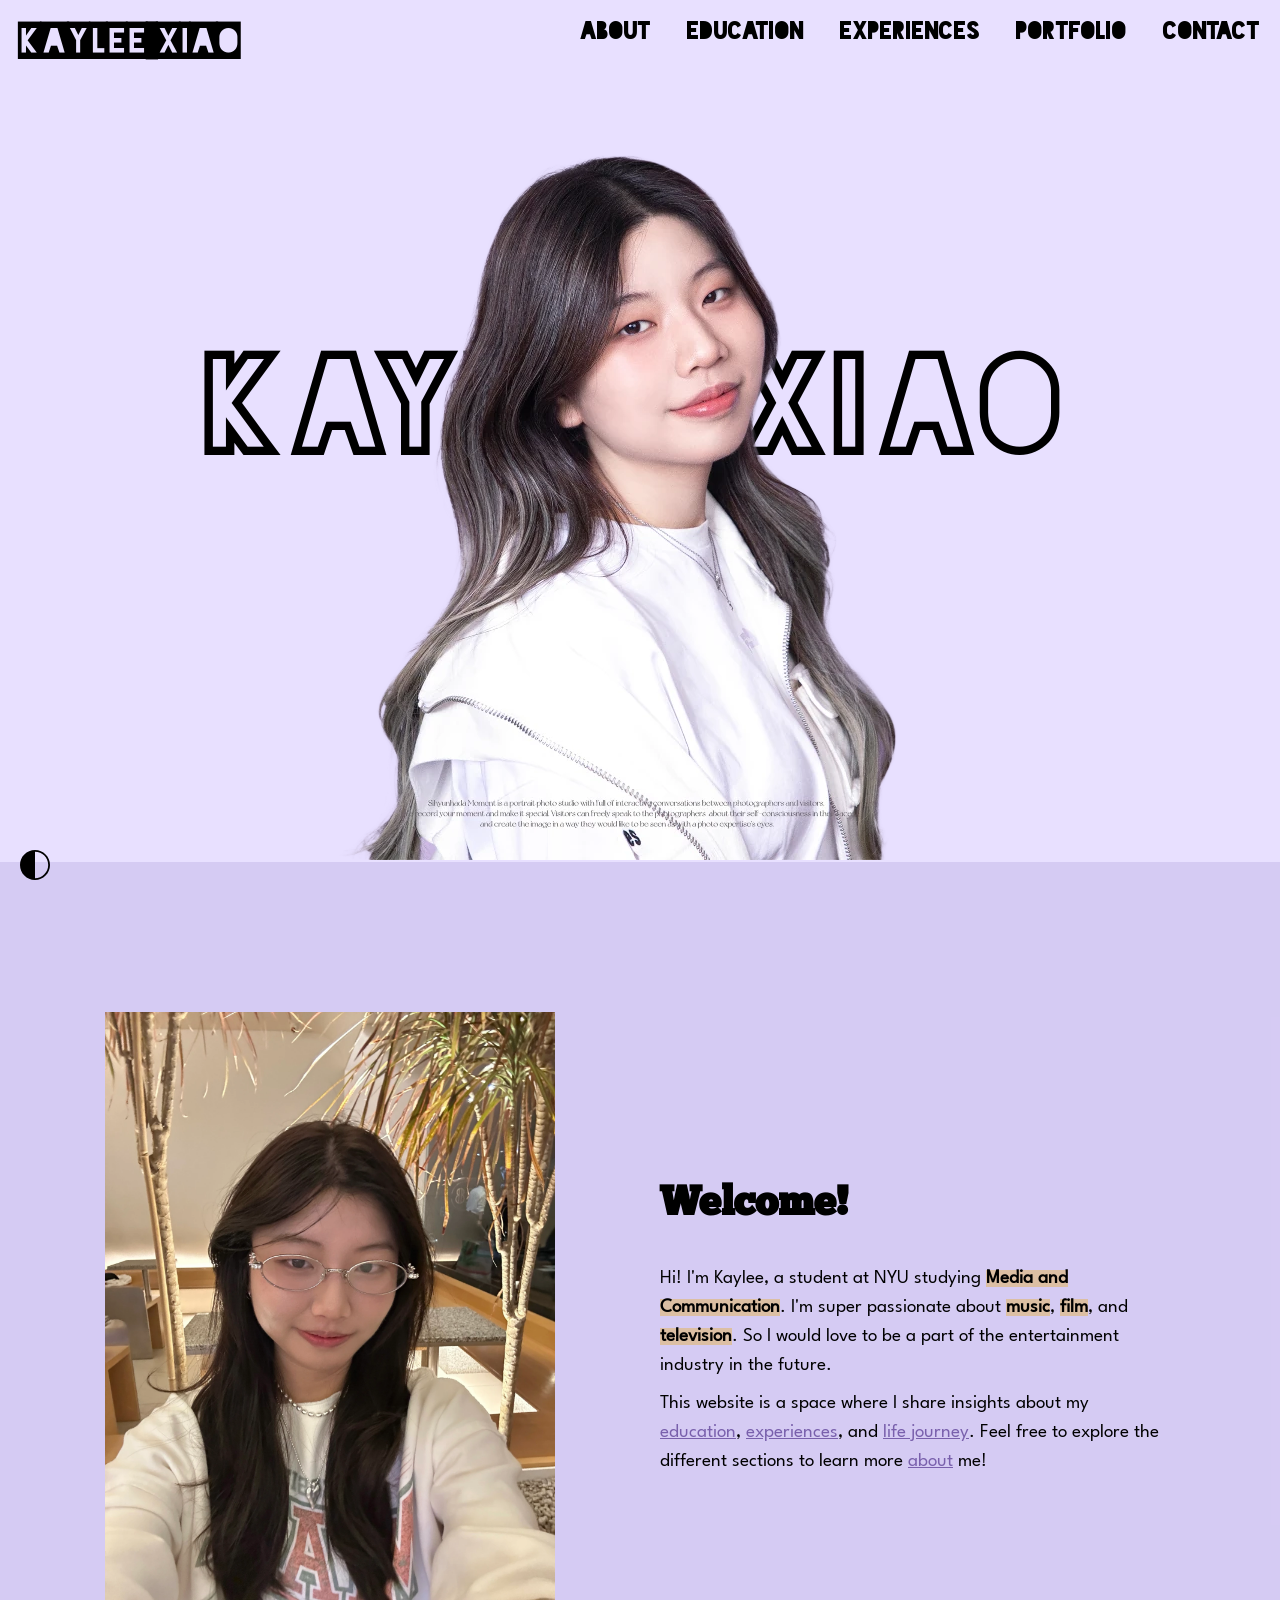
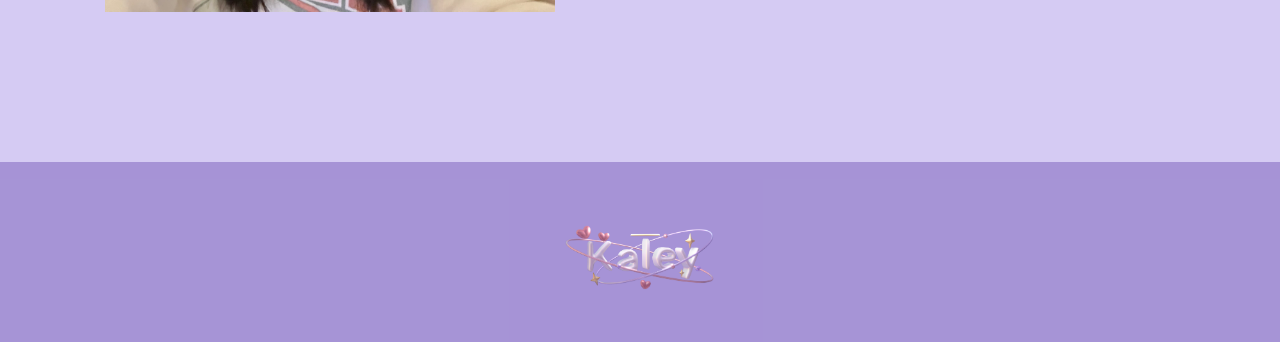
<file: personal-site/content.html>
<!DOCTYPE html>
<html>
    <head>
        <meta charset="utf-8">
        <title>Kaylee Xiao</title>
        <meta name="viewport" content="width=device-width, initial-scale=1.0">

        <link rel="icon" href="svglogo.svg" type="image/svg+xml">
        <link rel="stylesheet" href="style.css">

        <meta name="description" content="Hi! I'm Kaylee, a student at NYU studying Media and Communication. Welcome to my personal website where I share about my education, experiences, and life.">

        <meta name="keywords" content="NYU, student, Kaylee Xiao, personal website">
    </head>
    <body>
        <header>
            <div class="top-bar">
                <h1><a href="content.html">Kaylee Xiao</a></h1>

                <svg class="menu" viewBox="0 0 30 30" role="button">
                    <title>Navigation Menu Icon</title>
                    <line x1="8" x2="22" y1="12" y2="12" stroke-linecap="round" stroke-width="3"/>
                    <line x1="8" x2="22" y1="18" y2="18" stroke-linecap="round"stroke-width="3"/>
                    <line x1="8" x2="22" y1="24" y2="24" stroke-linecap="round"stroke-width="3"/>
                </svg>
            </div>

            <nav>
                <a href="pages/about.html">About</a>
                <a href="pages/education.html">Education</a>
                <a href="pages/experience.html">Experiences</a>
                <a href="pages/portfolio.html">Portfolio</a>
                <a href="pages/contact.html">Contact</a>
            </nav>
            
        </header>

        <main>
            <div class="cover">
                <h2 class="title">Kaylee Xiao</h2>

                <img class="background-image" src="images/cover-1500.WebP" width="1500" height=auto alt="Portrait of Me" srcset="images/cover-1500.WebP 1500w, images/cover-1000.WebP 1000w, images/cover-500.WebP 500w" sizes="(max-width: 500px) 500px, (max-width: 1000px) 1000px, 1500px">
            </div>

            <div class="container grid-layout">
                <img src="images/welcome-1500.webp" width="1500" height=auto alt="Welcome" srcset="images/welcome-1500.webp 1500w, images/welcome-1000.webp 1000w, images/welcome-500.webp 500w" sizes="(max-width: 500px) 500px, (max-width: 1000px) 1000px, 1500px">

                <div class="text">
                    <h3>Welcome!</h3>

                    <p>Hi! I'm Kaylee, a student at NYU studying <span class="highlight">Media and Communication</span>. I'm super passionate about <span class="highlight">music</span>, <span class="highlight">film</span>, and <span class="highlight">television</span>. So I would love to be a part of the entertainment industry in the future. </p>
                    <p>This website is a space where I share insights about my <a href="pages/education.html"title="Navigate to Education page">education</a>, <a href="pages/experience.html"title="Navigate to Experiences page">experiences</a>, and <a href="pages/life.html"title="Navigate to Life page">life journey</a>. Feel free to explore the different sections to learn more <a href="pages/about.html"title="Navigate to About page">about</a> me!</p>
                </div>
            </div>
        </main>

        <svg id="color-mode" viewBox="0 0 100 100" aria-label="Toggle color mode">
            <title>Toggle color mode</title>
            <path d="m50,0C22.39,0,0,22.39,0,50s22.39,50,50,50,50-22.39,50-50S77.61,0,50,0Zm0,94V6c24.26,0,44,19.74,44,44s-19.74,44-44,44Z"/>
        </svg>

        <footer>
            <div class="footer">
                <a href="content.html">
                    <title>Go to Home Page</title>
                    <img src="icon.png" alt="Kaylee Xiao Icon" id="icon">
                </a>
            </div>
        </footer>

        <script src="script.js"></script>
    </body>
</html>
</file>
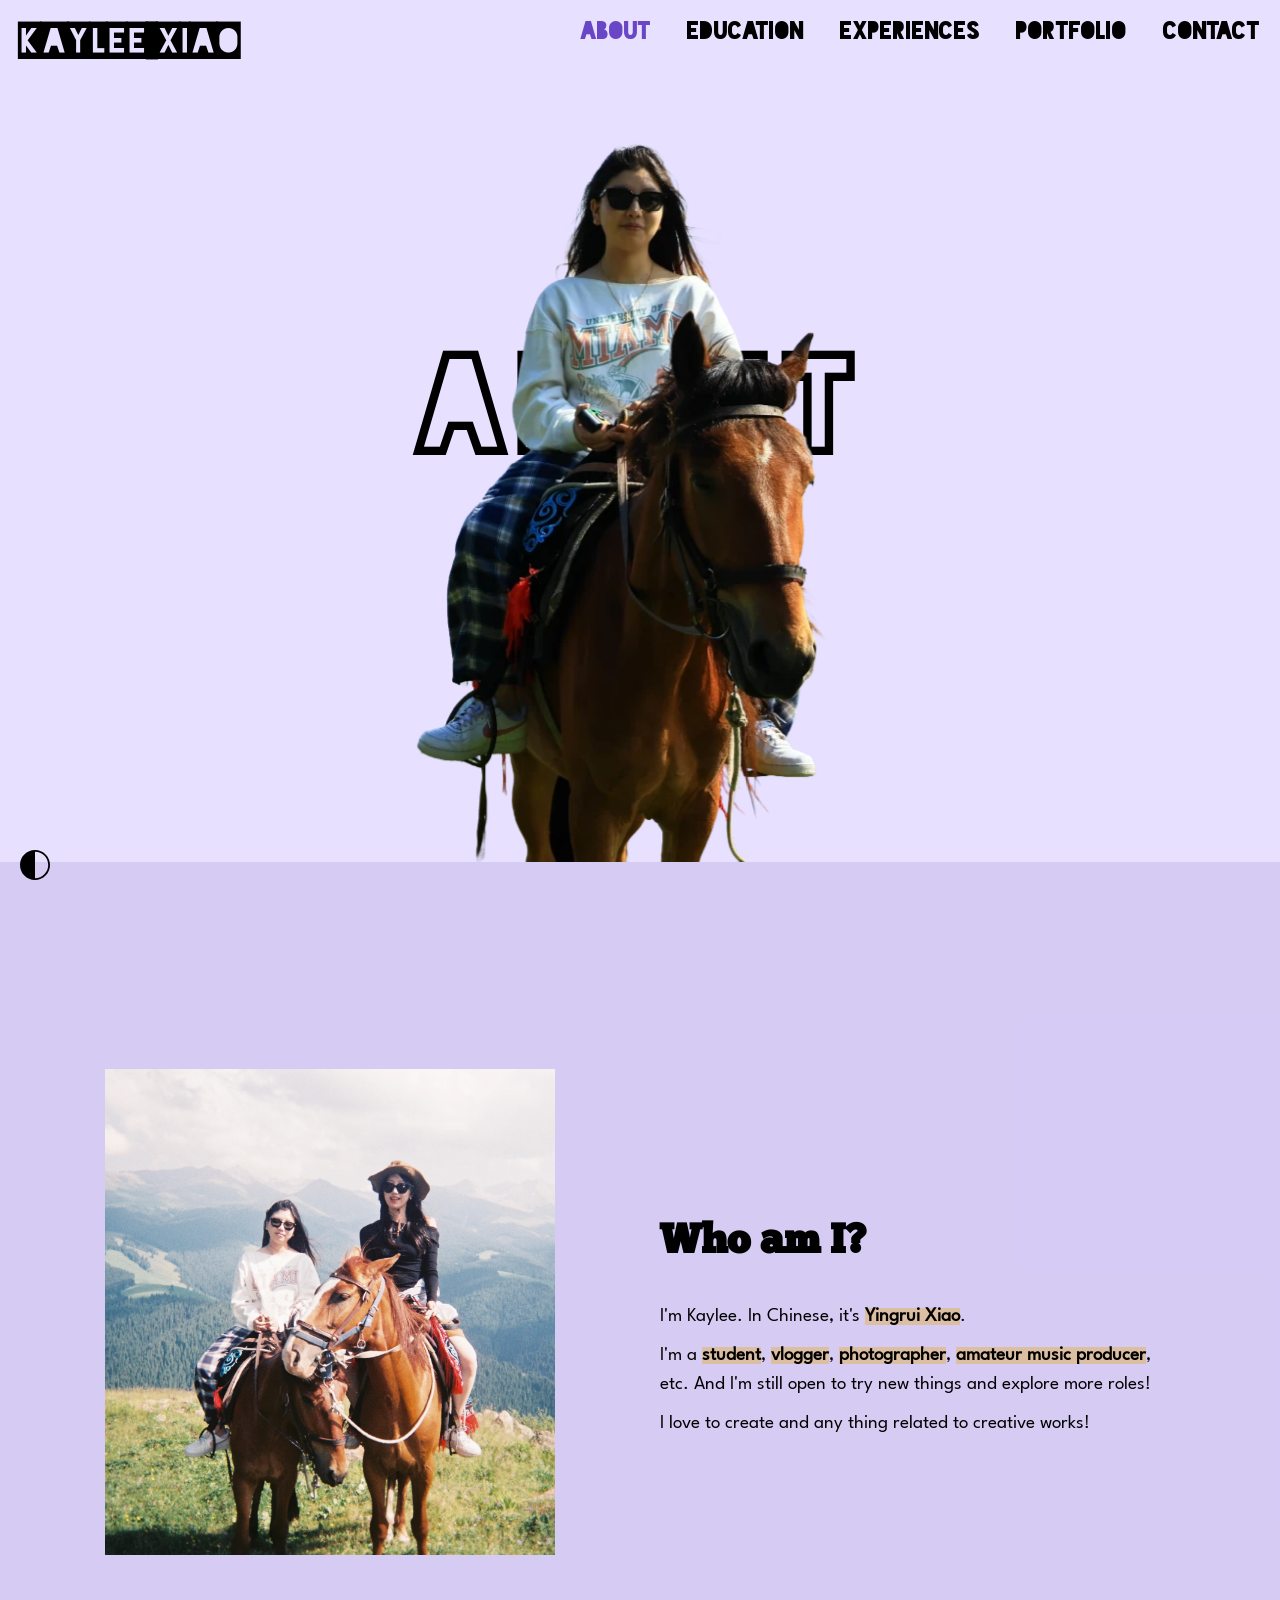
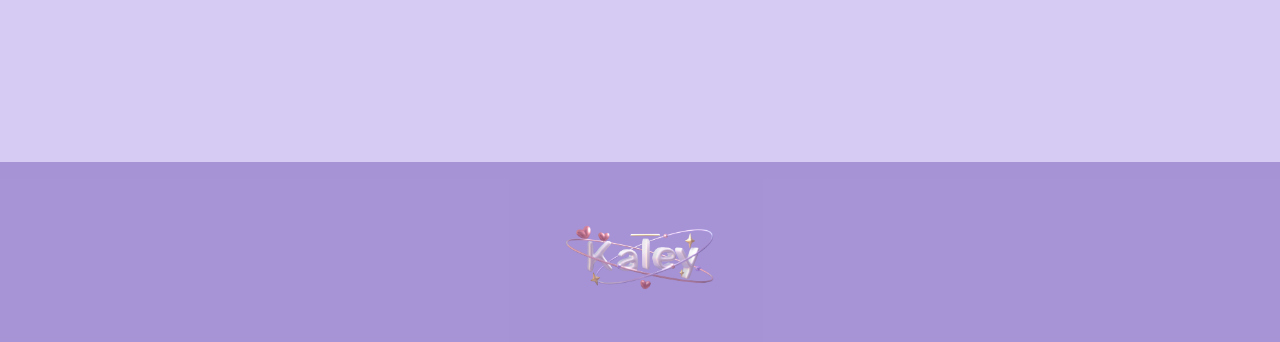
<file: personal-site/pages/about.html>
<!DOCTYPE html>
<html>
    <head>
        <meta charset="utf-8">
        <title>About Kaylee Xiao</title>
        <meta name="viewport" content="width=device-width, initial-scale=1.0">

        <link rel="icon" href="../svglogo.svg" type="image/svg+xml">
        <link rel="stylesheet" href="../style.css">
    </head>
    <body>
        <header>
            <div class="top-bar">
                <h1><a href="../content.html">Kaylee Xiao</a></h1>

                <svg class="menu" viewBox="0 0 30 30" role="button">
                    <title>Navigation Menu Icon</title>
                    <line x1="8" x2="22" y1="12" y2="12" stroke-linecap="round" stroke-width="3"/>
                    <line x1="8" x2="22" y1="18" y2="18" stroke-linecap="round"stroke-width="3"/>
                    <line x1="8" x2="22" y1="24" y2="24" stroke-linecap="round"stroke-width="3"/>
                </svg>
            </div>

            <nav>
                <a href="about.html" class="selected">About</a>
                <a href="education.html">Education</a>
                <a href="experience.html">Experiences</a>
                <a href="portfolio.html">Portfolio</a>
                <a href="contact.html">Contact</a>
            </nav>
            
        </header>

        <main>
            <div class="cover">
                <h2 class="title">About</h2>

                <img class="background-image" src="../images/cover3-1500.webp" width="1500" height=auto alt="Me on Horse" srcset="../images/cover3-1500.webp 1500w, ../images/cover3-1000.webp 1000w, ../images/cover3-500.webp 500w" sizes="(max-width: 500px) 500px, (max-width: 1000px) 1000px, 1500px">
            </div>

            <div class="container grid-layout">
                <img src="../images/about-1500.webp" width="1500" height=auto alt="Me on Horse with My Friend" srcset="../images/about-1500.webp 1500w, ../images/about-1000.webp 1000w, ../images/about-500.webp 500w" sizes="(max-width: 500px) 500px, (max-width: 1000px) 1000px, 1500px">

                <div class="text">
                    <h3>Who am I?</h3>

                    <p>I'm Kaylee. In Chinese, it's <span class="highlight">Yingrui Xiao</span>. </p>
                    <p>I'm a <span class="highlight">student</span>, <span class="highlight">vlogger</span>, <span class="highlight">photographer</span>, <span class="highlight">amateur music producer</span>, etc. And I'm still open to try new things and explore more roles! </p>
                    <p>I love to create and any thing related to creative works!</p>
                </div>
            </div>
        </main>

        <svg id="color-mode" viewBox="0 0 100 100" aria-label="Toggle color mode">
            <title>Toggle color mode</title>
            <path d="m50,0C22.39,0,0,22.39,0,50s22.39,50,50,50,50-22.39,50-50S77.61,0,50,0Zm0,94V6c24.26,0,44,19.74,44,44s-19.74,44-44,44Z"/>
        </svg>

        <footer>
            <div class="footer">
                <a href="../content.html">
                    <title>Go to Home Page</title>
                    <img src="../icon.png" alt="Kaylee Xiao Icon" id="icon">
                </a>
            </div>
        </footer>

        <script src="../script.js"></script>
    </body>
</html>
</file>
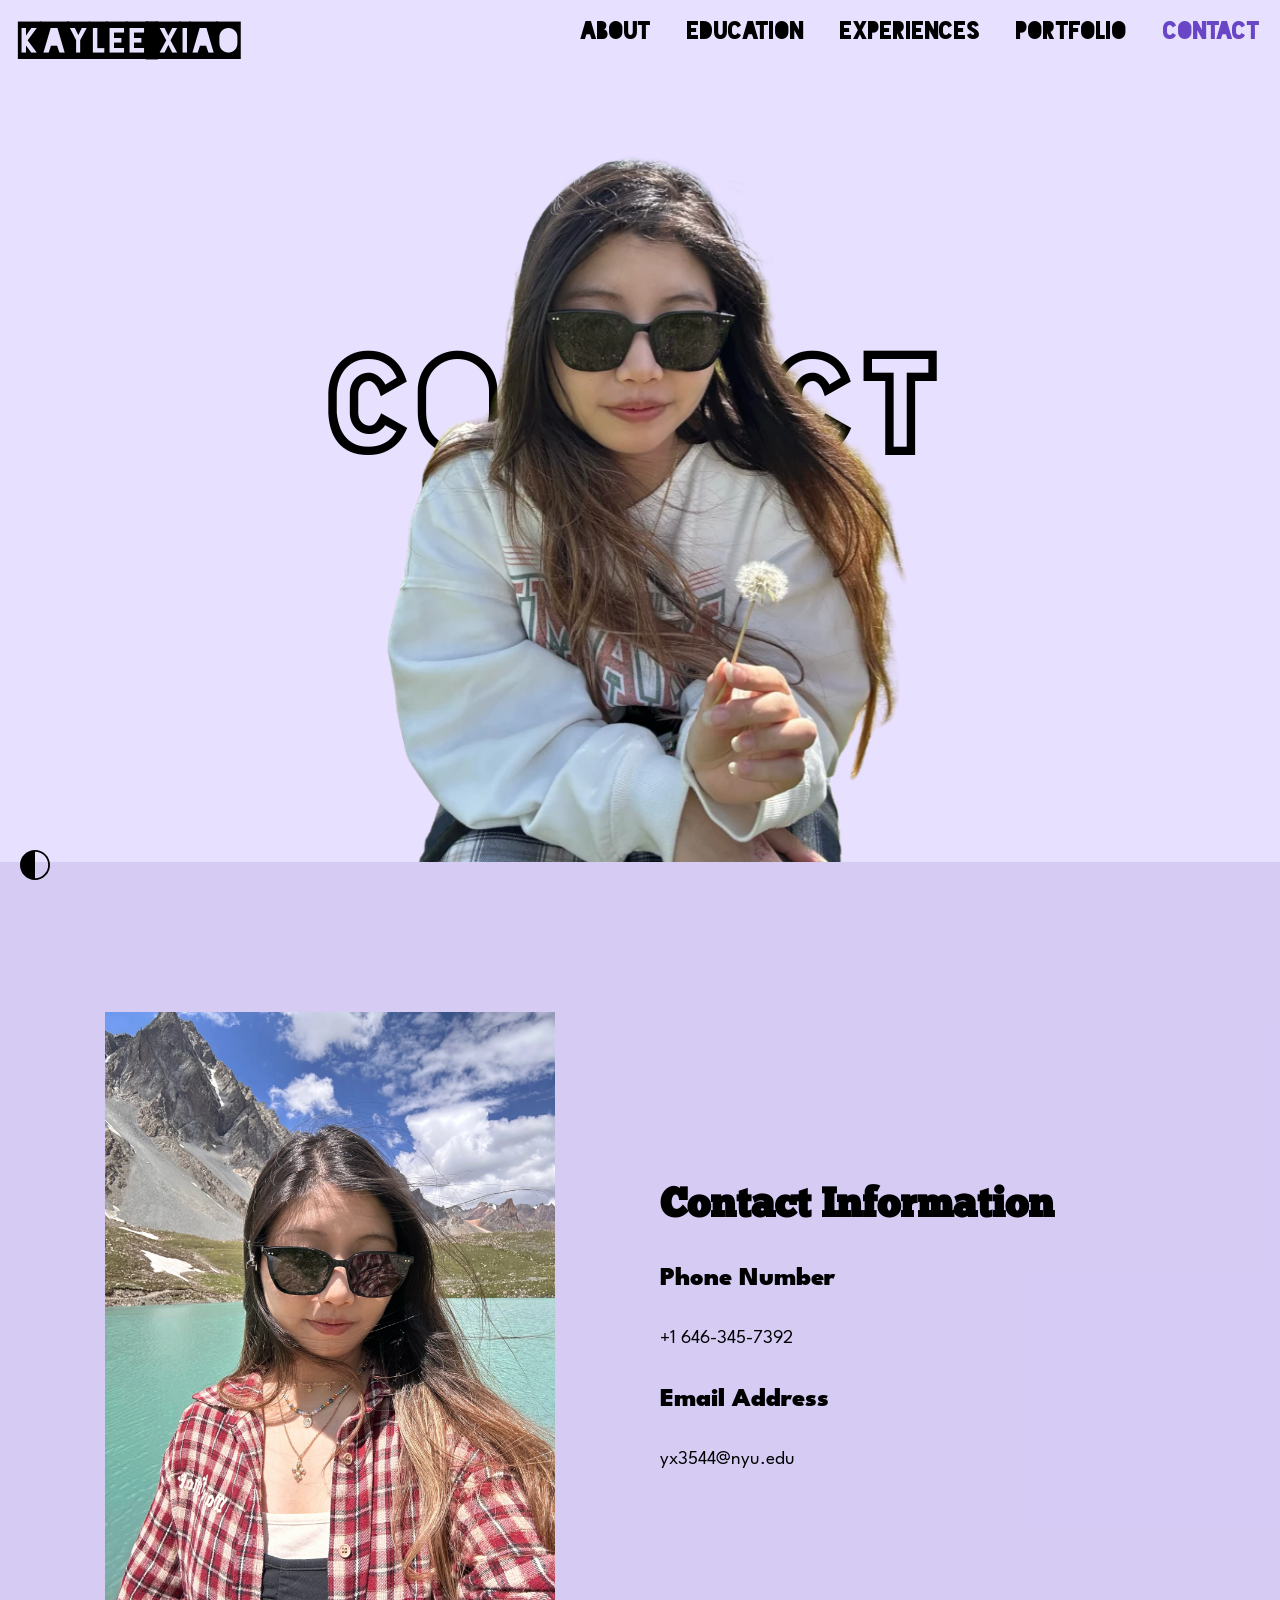
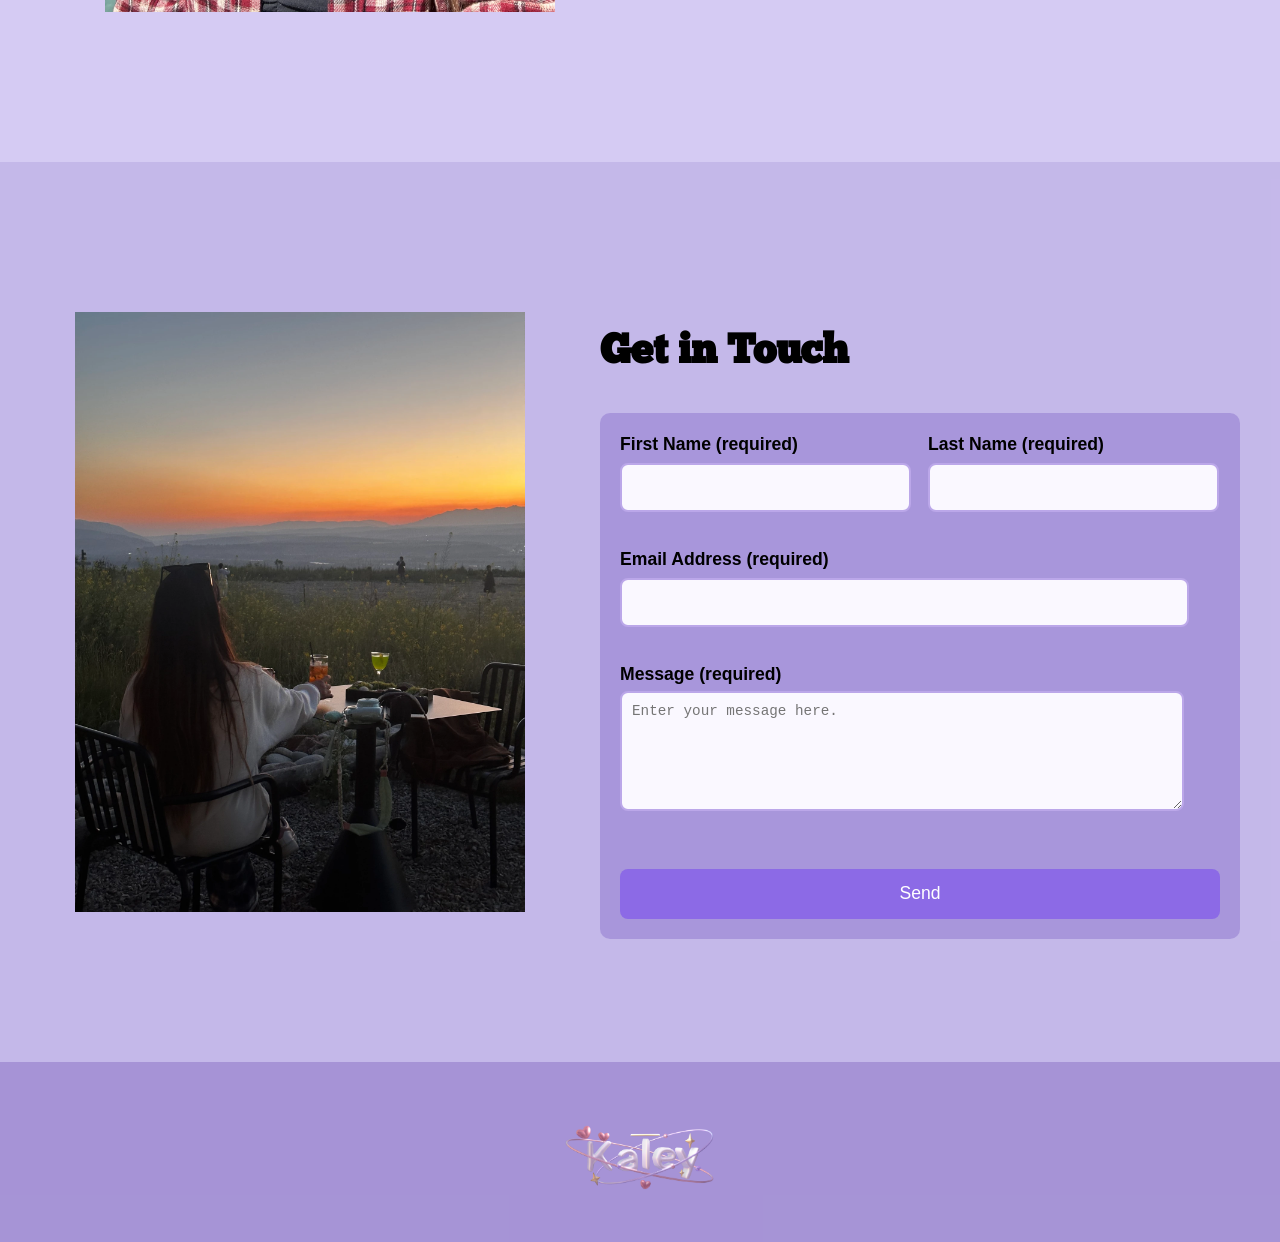
<file: personal-site/pages/contact.html>
<!DOCTYPE html>
<html>
    <head>
        <meta charset="utf-8">
        <title>Kaylee Xiao's Contact</title>
        <meta name="viewport" content="width=device-width, initial-scale=1.0">

        <link rel="icon" href="../svglogo.svg" type="image/svg+xml">
        <link rel="stylesheet" href="../style.css">
    </head>
    <body>
        <header>
            <div class="top-bar">
                <h1><a href="../content.html">Kaylee Xiao</a></h1>

                <svg class="menu" viewBox="0 0 30 30" role="button">
                    <title>Navigation Menu Icon</title>
                    <line x1="8" x2="22" y1="12" y2="12" stroke-linecap="round" stroke-width="3"/>
                    <line x1="8" x2="22" y1="18" y2="18" stroke-linecap="round"stroke-width="3"/>
                    <line x1="8" x2="22" y1="24" y2="24" stroke-linecap="round"stroke-width="3"/>
                </svg>
            </div>

            <nav>
                <a href="about.html">About</a>
                <a href="education.html">Education</a>
                <a href="experience.html">Experiences</a>
                <a href="portfolio.html">Portfolio</a>
                <a href="contact.html" class="selected">Contact</a>
            </nav>
            
        </header>

        <main>
            <div class="cover">
                <h2 class="title">Contact</h2>

                <img class="background-image" src="../images/cover2-1500.webp" width="1500" height=auto alt="Me in Xinjiang" srcset="../images/cover2-1500.webp 1500w, ../images/cover2-1000.webp 1000w, ../images/cover2-500.webp 500w" sizes="(max-width: 500px) 500px, (max-width: 1000px) 1000px, 1500px">
            </div>

            <div class="container grid-layout">
                <img src="../images/contact-1500.webp" width="1500" height=auto alt="Me in Xinjiang 2" srcset="../images/contact-1500.webp 1500w, ../images/contact-1000.webp 1000w, ../images/contact-500.webp 500w" sizes="(max-width: 500px) 500px, (max-width: 1000px) 1000px, 1500px">

                <div class="text">
                    <h3>Contact Information</h3>

                    <div id="container-a">
                        <h4>Phone Number</h4>
                        <p>+1 646-345-7392</p>
                    </div>

                    <div id="container-b">
                        <h4>Email Address</h4>
                        <p>yx3544@nyu.edu</p>
                    </div>
                </div>
            </div>

            <div class="container2 grid-layout">
                <img src="../images/form-1500.webp" width="1500" height=auto alt="Me in Xinjiang 3" srcset="../images/form-1500.webp 1500w, ../images/form-1000.webp 1000w, ../images/form-500.webp 500w" sizes="(max-width: 500px) 500px, (max-width: 1000px) 1000px, 1500px">

                <div class="text">
                    <h3>Get in Touch</h3>

                    <form method="post" action="https://formspree.io/f/mqevdpoy" class="contact-form">
                        <input type="hidden" name="_subject" value="New message from your portfolio site">
                        <div class="two-column">
                            <label>
                                First Name (required)
                                <input type="text" name="first-name" required>
                            </label>

                            <label>
                                Last Name (required)
                                <input type="text" name="last-name" required>
                            </label>
                        </div>

                        <label>
                            Email Address (required)
                            <input type="email" name="email" required>
                        </label>

                        <label>
                            Message (required)
                            <textarea name="message" cols="36" rows="6" placeholder="Enter your message here." required></textarea>
                        </label>

                        <button type="submit">Send</button>
                    </form>
                </div>
            </div>

        </main>

        <svg id="color-mode" viewBox="0 0 100 100" aria-label="Toggle color mode">
            <title>Toggle color mode</title>
            <path d="m50,0C22.39,0,0,22.39,0,50s22.39,50,50,50,50-22.39,50-50S77.61,0,50,0Zm0,94V6c24.26,0,44,19.74,44,44s-19.74,44-44,44Z"/>
        </svg>

        <footer>
            <div class="footer">
                <a href="../content.html">
                    <title>Go to Home Page</title>
                    <img src="../icon.png" alt="Kaylee Xiao Icon" id="icon">
                </a>
            </div>
        </footer>

        <script src="../script.js"></script>
    </body>
</html>
</file>
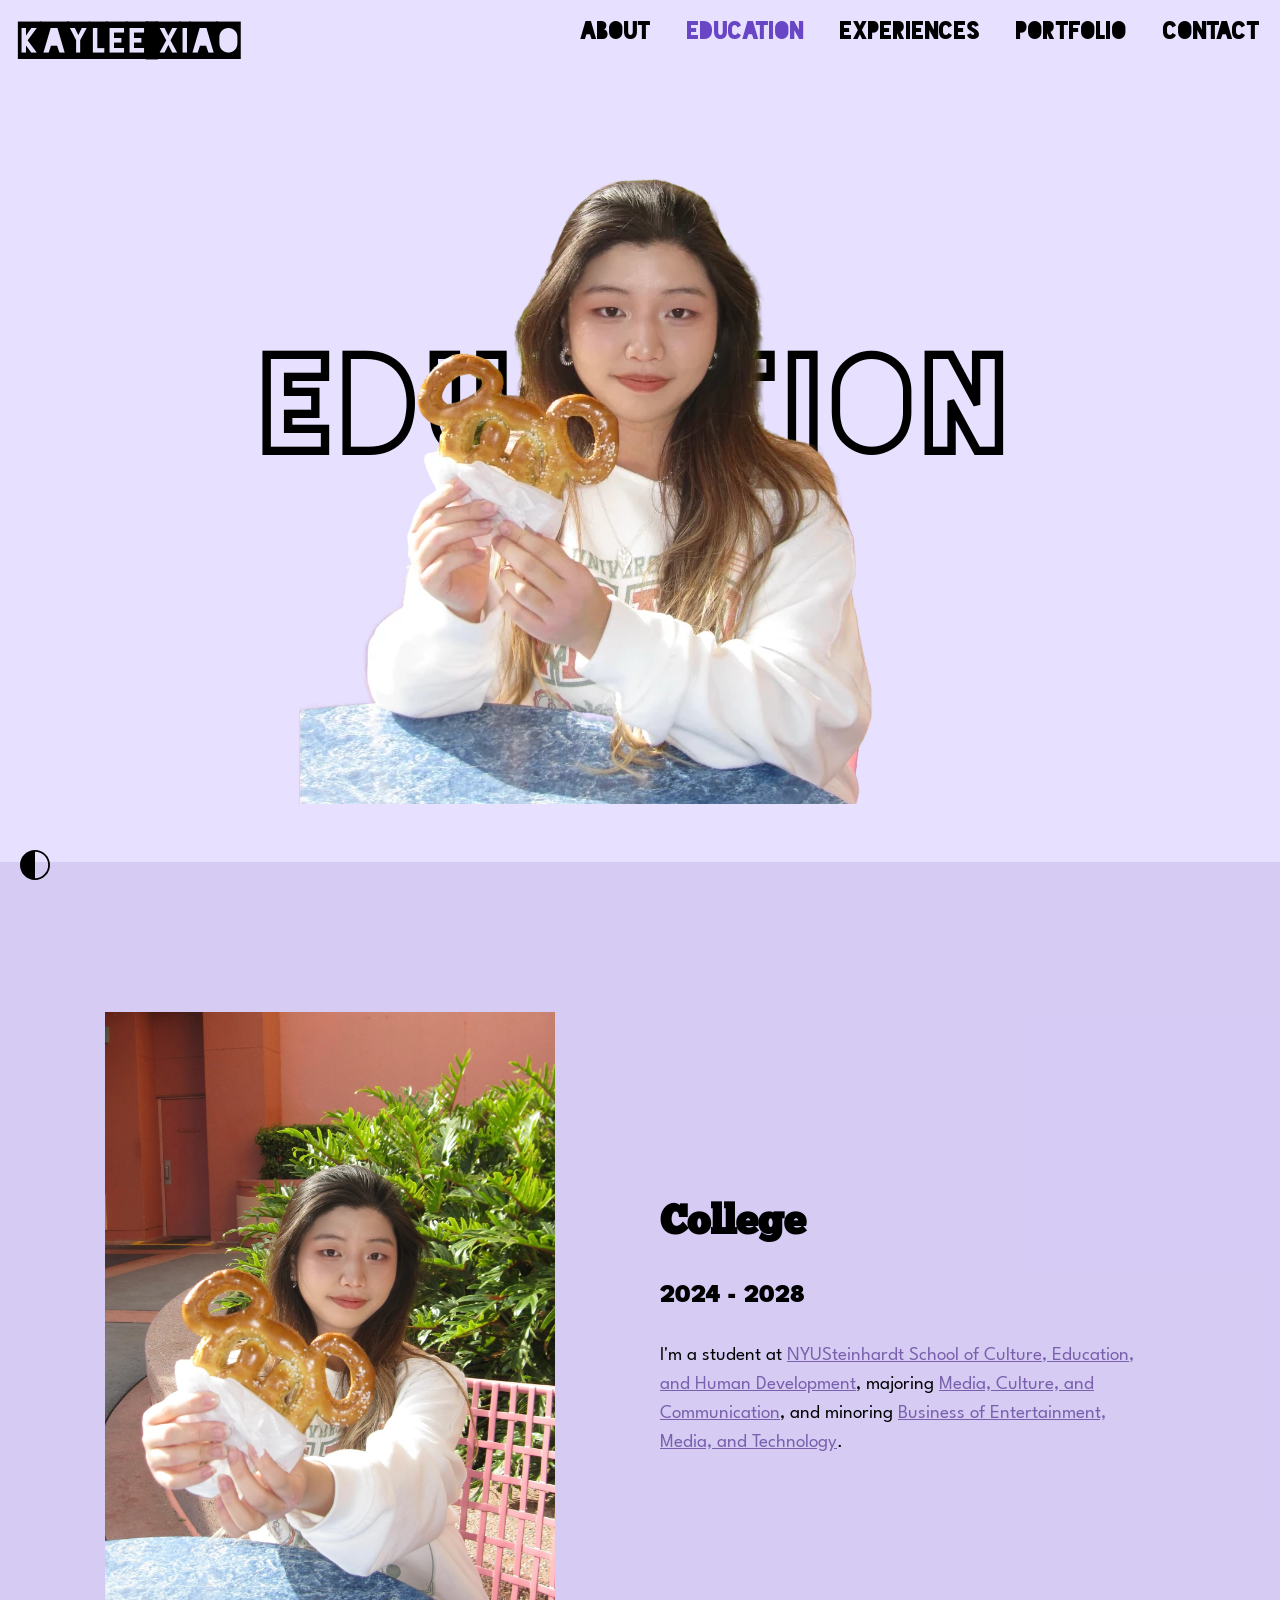
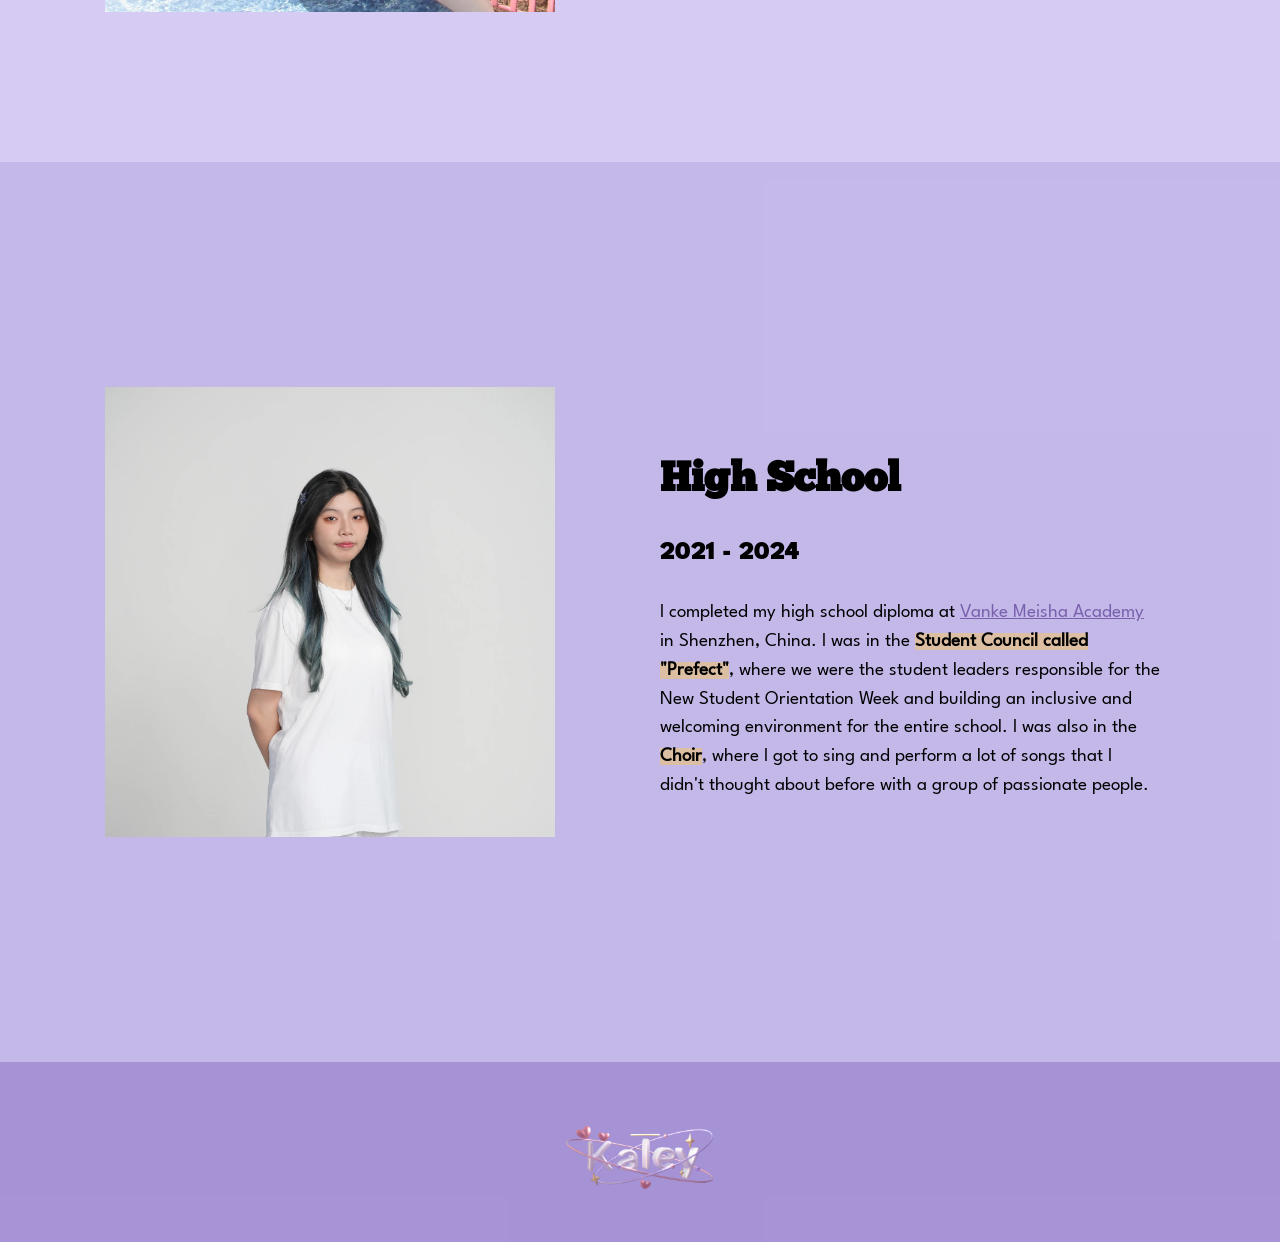
<file: personal-site/pages/education.html>
<!DOCTYPE html>
<html>
    <head>
        <meta charset="utf-8">
        <title>Kaylee Xiao's Education</title>
        <meta name="viewport" content="width=device-width, initial-scale=1.0">

        <link rel="icon" href="../svglogo.svg" type="image/svg+xml">
        <link rel="stylesheet" href="../style.css">
    </head>
    <body>
        <header>
            <div class="top-bar">
                <h1><a href="../content.html">Kaylee Xiao</a></h1>

                <svg class="menu" viewBox="0 0 30 30" role="button">
                    <title>Navigation Menu Icon</title>
                    <line x1="8" x2="22" y1="12" y2="12" stroke-linecap="round" stroke-width="3"/>
                    <line x1="8" x2="22" y1="18" y2="18" stroke-linecap="round"stroke-width="3"/>
                    <line x1="8" x2="22" y1="24" y2="24" stroke-linecap="round"stroke-width="3"/>
                </svg>
            </div>

            <nav>
                <a href="about.html">About</a>
                <a href="education.html" class="selected">Education</a>
                <a href="experience.html">Experiences</a>
                <a href="portfolio.html">Portfolio</a>
                <a href="contact.html">Contact</a>
            </nav>
            
        </header>

        <main>
            <div class="cover">
                <h2 class="title">Education</h2>

                <img class="background-image" src="../images/cover4-1500.webp" width="1500" height=auto alt="Me in Disney World" srcset="../images/cover4-1500.webp 1500w, ../images/cover4-1000.webp 1000w, ../images/cover4-500.webw 500w" sizes="(max-width: 500px) 500px, (max-width: 1000px) 1000px, 1500px">
            </div>

            <div class="container grid-layout">
                <img src="../images/college-1500.webp" width="1500" height=auto alt="Me in Disney World 2" srcset="../images/college-1500.webp 1500w, ../images/college-1000.webp 1000w, ../images/college-500.webp 500w" sizes="(max-width: 500px) 500px, (max-width: 1000px) 1000px, 1500px">

                <div class="text">
                    <h3>College</h3>

                    <h4>2024 - 2028</h4>

                    <p>I'm a student at <a href="https://www.nyu.edu/"title="Navigate to NYU's main page">NYU</a><a href="https://steinhardt.nyu.edu/"title="Navigate to Steinhardt's main page">Steinhardt School of Culture, Education, and Human Development</a>, majoring <a href="https://steinhardt.nyu.edu/departments/media-culture-and-communication"title="Navigate to MCC's main page">Media, Culture, and Communication</a>, and minoring <a href="https://www.stern.nyu.edu/experience-stern/about/departments-centers-initiatives/interdisciplinary-initiatives/entertainment-media-and-technology-program/academic-programs/undergraduate/bemt-minor"title="Navigate to BEMT's main page">Business of Entertainment, Media, and Technology</a>.</p>
                </div>
            </div>

            <div class="container2 grid-layout">
                <img src="../images/highschool-1500.webp" width="1500" height=auto alt="Headshot in High School" srcset="../images/highschool-1500.webp 1500w, ../images/highschool-1000.webp 1000w, ../images/highschool-500.webp 500w" sizes="(max-width: 500px) 500px, (max-width: 1000px) 1000px, 1500px">

                <div class="text">
                    <h3>High School</h3>

                    <h4>2021 - 2024</h4>

                    <p>I completed my high school diploma at <a href="https://www.vma.edu.cn/en/"title="Navigate to VMA's main page">Vanke Meisha Academy</a> in Shenzhen, China. I was in the <span class="highlight">Student Council called "Prefect"</span>, where we were the student leaders responsible for the New Student Orientation Week and building an inclusive and welcoming environment for the entire school. I was also in the <span class="highlight">Choir</span>, where I got to sing and perform a lot of songs that I didn't thought about before with a group of passionate people.</p>
                </div>
            </div>
        </main>

        <svg id="color-mode" viewBox="0 0 100 100" aria-label="Toggle color mode">
            <title>Toggle color mode</title>
            <path d="m50,0C22.39,0,0,22.39,0,50s22.39,50,50,50,50-22.39,50-50S77.61,0,50,0Zm0,94V6c24.26,0,44,19.74,44,44s-19.74,44-44,44Z"/>
        </svg>

        <footer>
            <div class="footer">
                <a href="../content.html">
                    <title>Go to Home Page</title>
                    <img src="../icon.png" alt="Kaylee Xiao Icon" id="icon">
                </a>
            </div>
        </footer>

        <script src="../script.js"></script>
    </body>
</html>
</file>
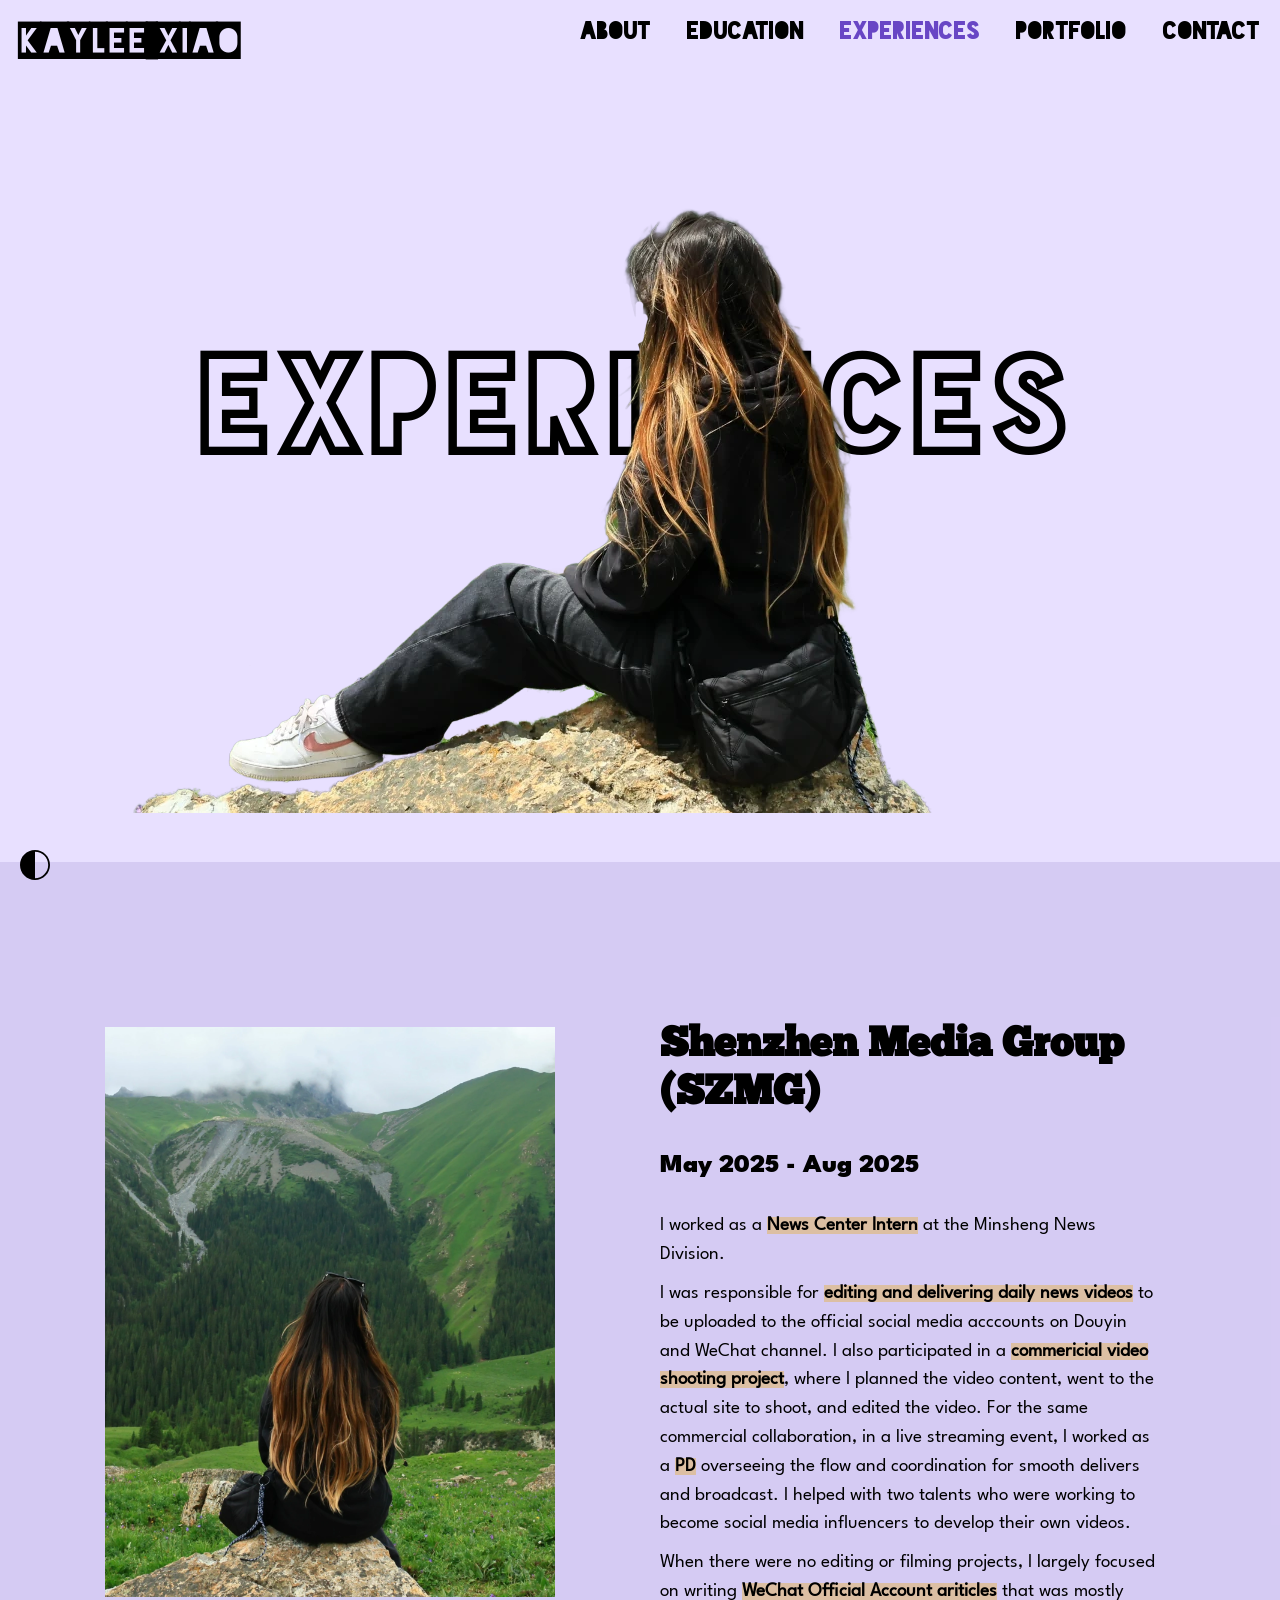
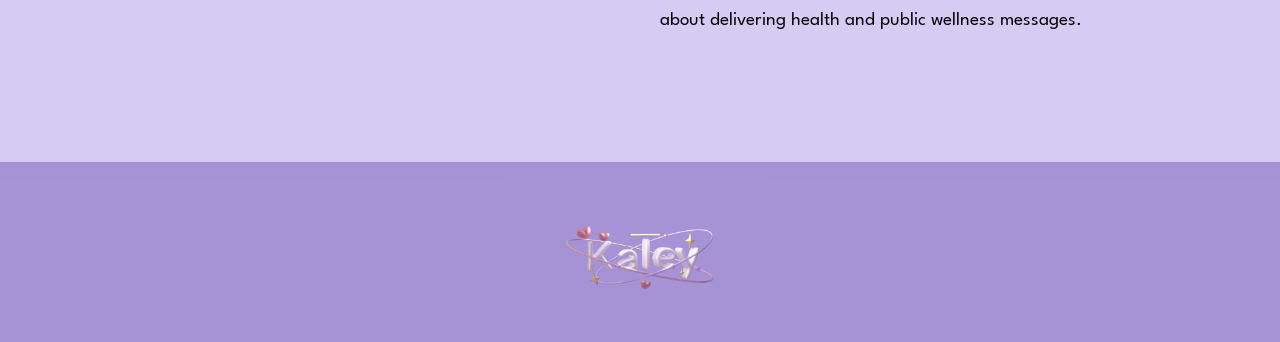
<file: personal-site/pages/experience.html>
<!DOCTYPE html>
<html>
    <head>
        <meta charset="utf-8">
        <title>Kaylee Xiao's Experiences</title>
        <meta name="viewport" content="width=device-width, initial-scale=1.0">

        <link rel="icon" href="../svglogo.svg" type="image/svg+xml">
        <link rel="stylesheet" href="../style.css">
    </head>
    <body>
        <header>
            <div class="top-bar">
                <h1><a href="../content.html">Kaylee Xiao</a></h1>

                <svg class="menu" viewBox="0 0 30 30" role="button">
                    <title>Navigation Menu Icon</title>
                    <line x1="8" x2="22" y1="12" y2="12" stroke-linecap="round" stroke-width="3"/>
                    <line x1="8" x2="22" y1="18" y2="18" stroke-linecap="round"stroke-width="3"/>
                    <line x1="8" x2="22" y1="24" y2="24" stroke-linecap="round"stroke-width="3"/>
                </svg>
            </div>

            <nav>
                <a href="about.html">About</a>
                <a href="education.html">Education</a>
                <a href="experience.html" class="selected">Experiences</a>
                <a href="portfolio.html">Portfolio</a>
                <a href="contact.html">Contact</a>
            </nav>
            
        </header>

        <main>
            <div class="cover">
                <h2 class="title">Experiences</h2>

                <img class="background-image" src="../images/cover6-1500.webp" width="1500" height=auto alt="Me in Xinjiang" srcset="../images/cover6-1500.webp 1500w, ../images/cover6-1000.webp 1000w, ../images/cover6-500.webp 500w" sizes="(max-width: 500px) 500px, (max-width: 1000px) 1000px, 1500px">
            </div>

            <div class="container grid-layout">
                <img src="../images/szmg-1500.webp" width="1500" height=auto alt="Me in Xinjiang 2" srcset="../images/szmg-1500.webp 1500w, ../images/szmg-1000.webp 1000w, ../images/szmg-500.webp 500w" sizes="(max-width: 500px) 500px, (max-width: 1000px) 1000px, 1500px">

                <div class="text">
                    <h3>Shenzhen Media Group (SZMG)</h3>

                    <h4>May 2025 - Aug 2025</h4>

                    <p>I worked as a <span class="highlight">News Center Intern</span> at the Minsheng News Division.</p>
                    <p>I was responsible for <span class="highlight">editing and delivering daily news videos</span> to be uploaded to the official social media acccounts on Douyin and WeChat channel. I also participated in a <span class="highlight">commericial video shooting project</span>, where I planned the video content, went to the actual site to shoot, and edited the video. For the same commercial collaboration, in a live streaming event, I worked as a <span class="highlight">PD</span> overseeing the flow and coordination for smooth delivers and broadcast. I helped with two talents who were working to become social media influencers to develop their own videos. </p>
                    <p>When there were no editing or filming projects, I largely focused on writing <span class="highlight">WeChat Official Account ariticles</span> that was mostly about delivering health and public wellness messages. </p>
                </div>
            </div>
        </main>

        <svg id="color-mode" viewBox="0 0 100 100" aria-label="Toggle color mode">
            <title>Toggle color mode</title>
            <path d="m50,0C22.39,0,0,22.39,0,50s22.39,50,50,50,50-22.39,50-50S77.61,0,50,0Zm0,94V6c24.26,0,44,19.74,44,44s-19.74,44-44,44Z"/>
        </svg>

        <footer>
            <div class="footer">
                <a href="../content.html">
                    <title>Go to Home Page</title>
                    <img src="../icon.png" alt="Kaylee Xiao Icon" id="icon">
                </a>
            </div>
        </footer>

        <script src="../script.js"></script>
    </body>
</html>
</file>
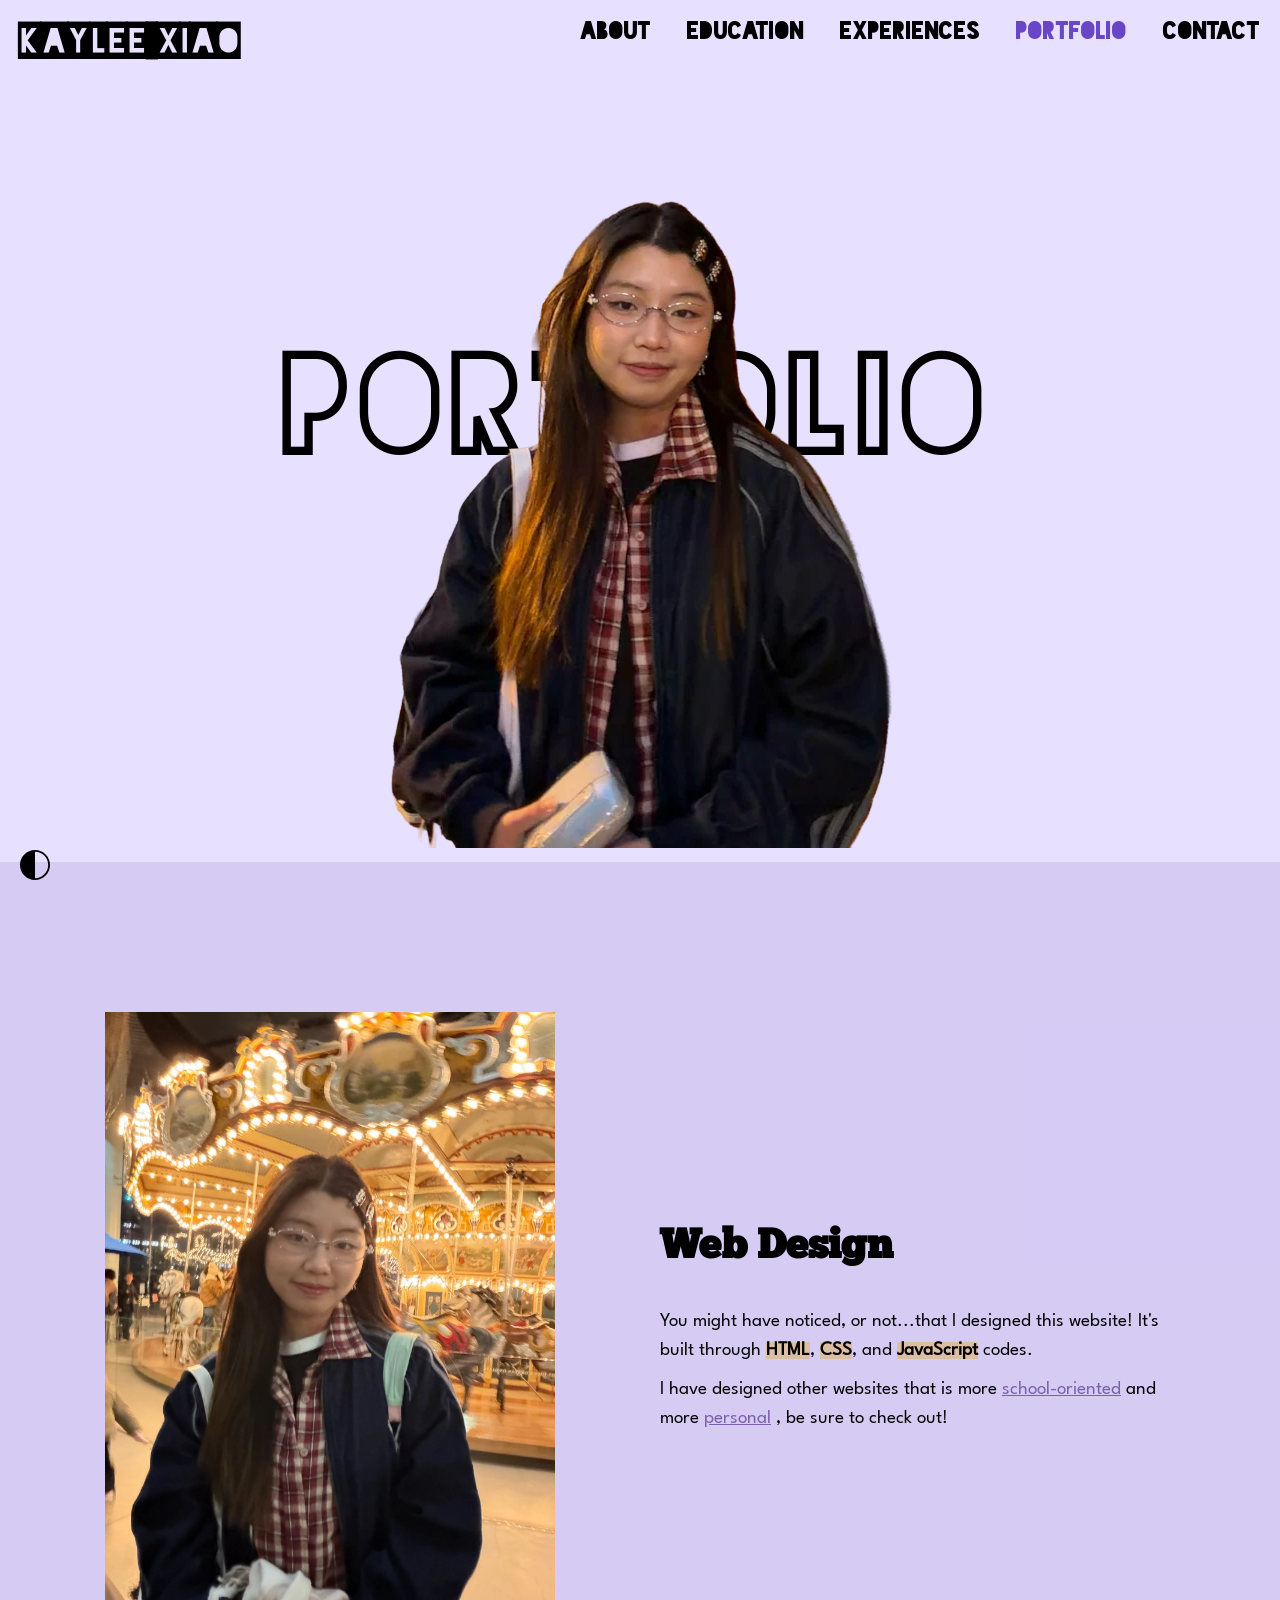
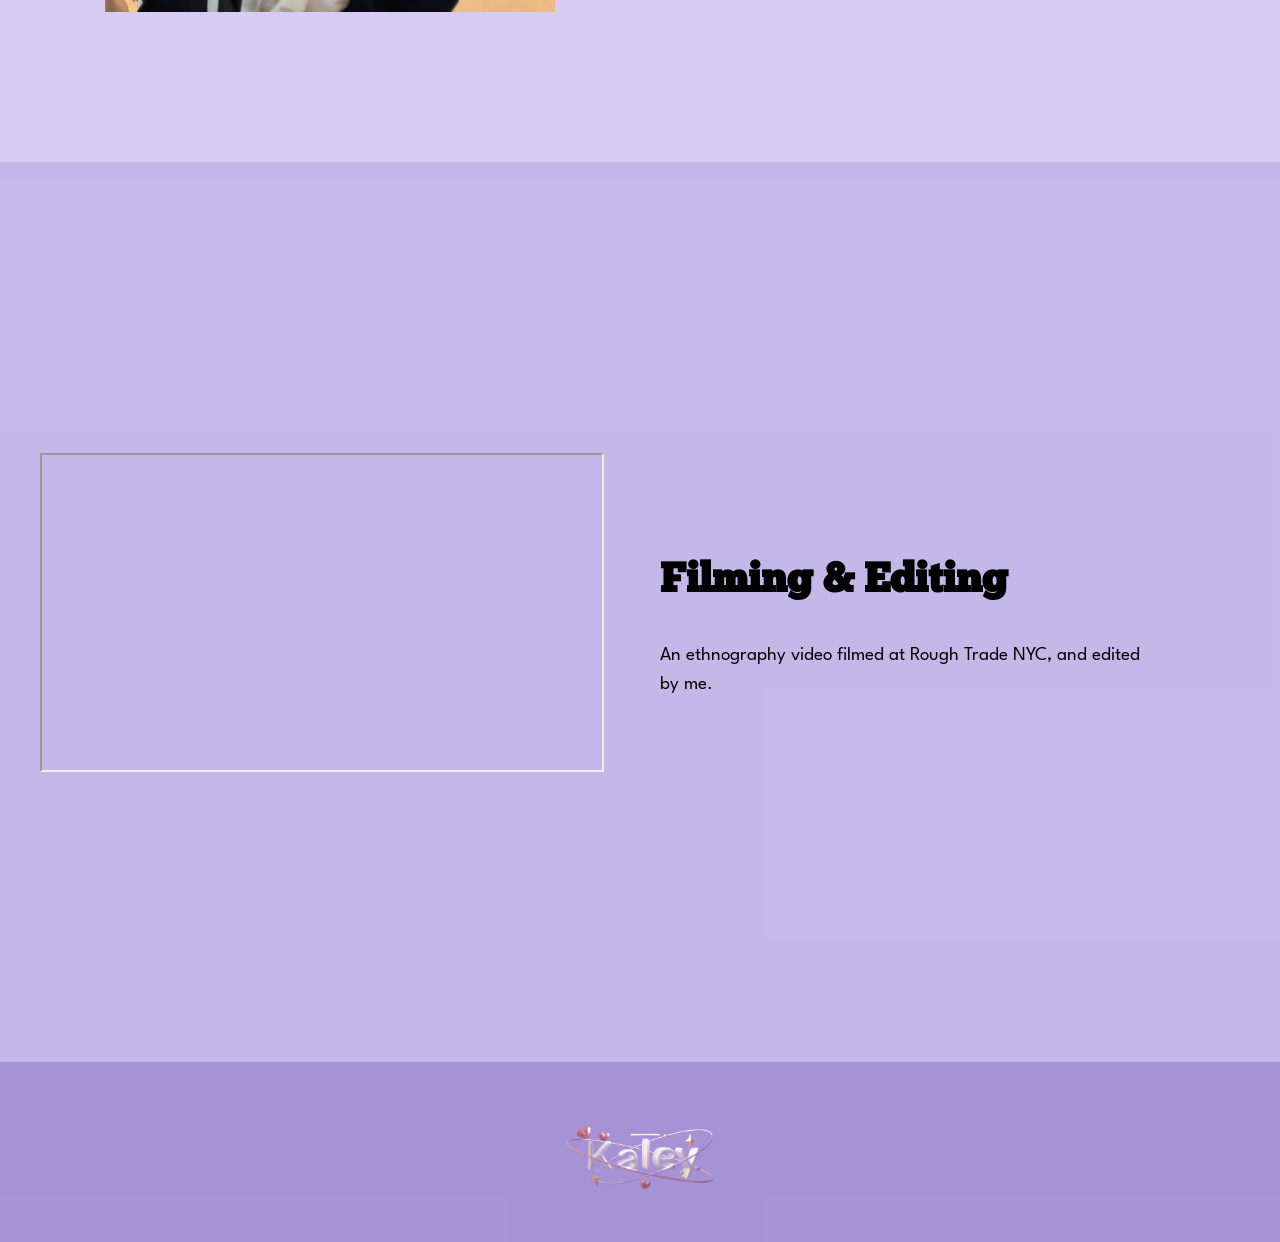
<file: personal-site/pages/portfolio.html>
<!DOCTYPE html>
<html>
    <head>
        <meta charset="utf-8">
        <title>Kaylee Xiao's Portfolio</title>
        <meta name="viewport" content="width=device-width, initial-scale=1.0">

        <link rel="icon" href="../svglogo.svg" type="image/svg+xml">
        <link rel="stylesheet" href="../style.css">
    </head>
    <body>
        <header>
            <div class="top-bar">
                <h1><a href="../content.html">Kaylee Xiao</a></h1>

                <svg class="menu" viewBox="0 0 30 30" role="button">
                    <title>Navigation Menu Icon</title>
                    <line x1="8" x2="22" y1="12" y2="12" stroke-linecap="round" stroke-width="3"/>
                    <line x1="8" x2="22" y1="18" y2="18" stroke-linecap="round"stroke-width="3"/>
                    <line x1="8" x2="22" y1="24" y2="24" stroke-linecap="round"stroke-width="3"/>
                </svg>
            </div>

            <nav>
                <a href="about.html">About</a>
                <a href="education.html">Education</a>
                <a href="experience.html">Experiences</a>
                <a href="portfolio.html" class="selected">Portfolio</a>
                <a href="contact.html">Contact</a>
            </nav>
            
        </header>

        <main>
            <div class="cover">
                <h2 class="title">Portfolio</h2>

                <img class="background-image" src="../images/cover5-1500.webp" width="1500" height=auto alt="Me in NYC" srcset="../images/cover5-1500.webp 1500w, ../images/cover5-1000.webp 1000w, ../images/cover6-500.webp 500w" sizes="(max-width: 500px) 500px, (max-width: 1000px) 1000px, 1500px">
            </div>

            <div class="container grid-layout">
                <img src="../images/webdesign-1500.webp" width="1500" height=auto alt="Me in NYC 2" srcset="../images/webdesign-1500.webp 1500w, ../images/webdesign-1000.webp 1000w, ../images/webdesign-500.webp 500w" sizes="(max-width: 500px) 500px, (max-width: 1000px) 1000px, 1500px">

                <div class="text">
                    <h3>Web Design</h3>

                    <p>You might have noticed, or not...that I designed this website! It's built through <span class="highlight">HTML</span>, <span class="highlight">CSS</span>, and <span class="highlight">JavaScript</span> codes.</p>
                    <p>I have designed other websites that is more <a href="https://i6.cims.nyu.edu/~yx3544/" title="Navigate to My School Project Page">school-oriented</a> and more <a href="https://i6.cims.nyu.edu/~yx3544/me/" title="Navigate to My Personal Page">personal</a> , be sure to check out!</p>
                </div>
            </div>


            <div class="container2 grid-layout">
                <iframe 
                    width="560" 
                    height="315" 
                    src="https://youtu.be/S6CiHQ_IUQ4" 
                    allowfullscreen>
                </iframe>

                <div class="text">
                    <h3>Filming & Editing</h3>

                    <p>An ethnography video filmed at Rough Trade NYC, and edited by me. </p>
                </div>
            </div>
        </main>

        <svg id="color-mode" viewBox="0 0 100 100" aria-label="Toggle color mode">
            <title>Toggle color mode</title>
            <path d="m50,0C22.39,0,0,22.39,0,50s22.39,50,50,50,50-22.39,50-50S77.61,0,50,0Zm0,94V6c24.26,0,44,19.74,44,44s-19.74,44-44,44Z"/>
        </svg>

        <footer>
            <div class="footer">
                <a href="../content.html">
                    <title>Go to Home Page</title>
                    <img src="../icon.png" alt="Kaylee Xiao Icon" id="icon">
                </a>
            </div>
        </footer>

        <script src="../script.js"></script>
    </body>
</html>
</file>
<file: personal-site/style.css>
body {
  background-color: var(--bg);
  margin: 0;
  padding: 0;
}

header {
  position: sticky;
  top: 0;
  z-index: 999;
  width: 100%;
  background-color: var(--bg);
  padding: 0;
  display: flex;
  justify-content: space-between;
  align-items: center;
  transition: background-color 0.4s ease, box-shadow 0.4s ease;
}

header.scrolled {
  background-color: var(--scrolled-bg);
  box-shadow: 0 2px 12px rgba(0, 0, 0, 0.15);
}

.top-bar {
  display: flex;
  justify-content: space-between;
  align-items: center;
}

h1 {
  margin: 0;
}

h1 a {
  color: var(--text);
  text-decoration: none;
  font-family: 'Blackout Two Am';
  font-size: 1.1em;
  margin-left: 0.5em;
}

nav {
  display: flex;
  flex-direction: row;
  flex-wrap: wrap;
  justify-content: flex-end;
  column-gap: 1.5rem;
  row-gap: 0.4rem;
  margin-top: 0;
  background: none;
  padding: 0;
  border-radius: 0;
  width: auto;
  margin-right: 0.5em;
}

nav a,
nav span {
  color: var(--text);
  text-decoration: none;
  font-size: 1.5em;
  font-family: 'Blackout Midnight', sans-serif;
  margin-right: 0.5em;
}

nav a:hover {
  opacity: 0.6;
}

header.open nav {
  display: flex;
}

svg.menu {
  display: none;
  stroke: var(--icon);
  width: 2.5em;
  height: 2.5em;
  margin: 20px;
}

svg.menu:hover {
  cursor: pointer;
  opacity: 0.8;
}

svg.menu:active {
  opacity: 0.5;
}

.selected {
  color: var(--selected);
}

.highlight{
  background-color: var(--highlight);
  font-weight: bold;
}

.cover {
  position: relative;
  height: 100vh;
  width: 100%;
  background-color: var(--cover-bg);
  overflow: hidden;
  display: flex;
  justify-content: center;
  align-items: center;
  margin-top: -100px;
}

.title {
  position: absolute;
  font-family: 'Blackout Sunrise', sans-serif;
  font-size: 8em;
  color: var(--text);
  z-index: 997;
  text-align: center;
  letter-spacing: 0.1em;
}

.background-image {
  position: relative;
  z-index: 998;
  max-height: 100vh;
  width: auto;
  display: flex;
  align-items: center;
}

h3 {
  color: var(--text);
  font-family: 'ChunkFive Regular', sans-serif;
  font-size: 2.5em;
}

h4 {
  color: var(--text);
  font-family: 'LeagueSpartan Black', sans-serif;
  font-size: 1.6em;
}

p {
  color: var(--text);
  font-family: 'LeagueSpartan Regular', sans-serif;
  font-size: 1.2em;
  line-height: 1.5em;
  text-align: left;
  max-width: 500px;
  margin: 10px 0;
}

main a:link, 
main a:visited {
  color: var(--link);
  text-decoration: underline;
}

main a:hover {
  color: var(--link-hover);
  background-color: var(--link-bg);
}

main a:active {
  text-decoration: none;
}

.container {
  position: relative;
  width: 100%;
  min-height: 100vh;
  background-color: var(--container);
  padding: 60px 40px;
  box-sizing: border-box;
}

.container2 {
  position: relative;
  width: 100%;
  min-height: 100vh;
  background-color: var(--container2);
  padding: 60px 40px;
  box-sizing: border-box;
}

.grid-layout {
  display: grid;
  grid-template-columns: 1fr 1fr;
  gap: 40px;
  align-items: center;
}

.grid-layout img {
  width: 100%;
  max-width: 450px;
  height: auto;
  justify-self: center;
}

.text-column {
  display: flex;
  flex-direction: column;
  gap: 20px;
  max-width: 600px;
}

.text-column h3 {
  margin: 0;
}

.footer {
  position: relative;
  height: 20vh;
  width: 100%;
  background-color: var(--footer-bg);
  overflow: hidden;
  display: flex;
  justify-content: center;
  align-items: center;
}

#color-mode {
  width: 30px;
  height: auto;
  fill: var(--icon);
  position: fixed;
  display: block;
  left: 20px;
  bottom: 20px;
  cursor: pointer;
  z-index: 100;
}

#mode-status {
  position: fixed;
  left: 60px;
  bottom: 25px;
  font-size: 0.9em;
  font-weight: bold;
  color: var(--icon);
}

#color-mode:hover { opacity: 0.5; }
#color-mode:active { opacity: 1; }

#icon {
  width: 150px;
  height: auto;
  display: block;
  margin: 2em auto;
}

#icon:hover {
  filter: blur(1px);
}

#icon:active {
  opacity: 0.8;
}

form {
  width: 600px;
  background-color: var(--form-bg);
  padding: 20px;
  border-radius: 10px;
  font-family: 'League Spartan Black', sans-serif;
  line-height: 1.4em;
  display: flex;
  flex-direction: column;
  gap: 18px;
  margin: auto;
}

.contact-form label {
  display: block;
  margin-bottom: 1em;
  font-size: 1.1em;
  font-weight: bold;
  color: var(--text);
}

.contact-form input,
.contact-form textarea {
  width: 90%;
  padding: 0.7em;
  margin-top: 0.4em;
  font-size: 1em;
  border: 2px solid #bba7e9;
  border-radius: 8px;
  background-color: #faf8ff;
  outline: none;
}

.two-column {
  display: flex;
  gap: 1em;
}

.two-column label {
  flex: 1;
}

.contact-form button {
  padding: 0.8em 1.5em;
  background-color: #8c6ae6;
  border: none;
  color: white;
  font-size: 1.1em;
  border-radius: 8px;
  cursor: pointer;
  display: block;
  margin-top: 1em;
}

.contact-form button:hover {
  background-color: #6e4cd3;
}

@font-face{
  font-family: 'ChunkFive Regular';
  src: url('fonts/ChunkFive-Regular.woff');
}

@font-face{
  font-family: 'Blackout Midnight';
  src: url('fonts/blackout_midnight-webfont.woff');
}

@font-face{
  font-family: 'Blackout Two Am';
  src: url('fonts/blackout_two_am-webfont.woff');
}

@font-face{
  font-family: 'Blackout Sunrise';
  src: url('fonts/blackout_sunrise-webfont.woff');
}

@font-face{
  font-family: 'LeagueSpartan Black';
  src: url('fonts/LeagueSpartan-Black.woff');
}

@font-face{
  font-family: 'LeagueSpartan Regular';
  src: url('fonts/LeagueSpartan-Regular.woff');
}

:root.light {
  --bg: #e8e0ff;
  --text: black;
  --nav-bg: #bbace9;
  --icon: black;
  --selected: #6846c5;
  --scrolled-bg: #c3b4f5c7;
  --container: #cdc0eeab;
  --container2: #b4a4dfab;
  --link: #7960ac;
  --link-hover: #ebe0ff;
  --link-bg: #784ed286;
  --footer-bg: #866ec2ab;
  --cover-bg: #e8e0ff;
  --highlight: #dcbfa3;
  --form-bg: #9c86d5ab;
}

:root.dark {
  --bg: #a18fd6;
  --text: #f5f5f5;
  --nav-bg: #7b63be;
  --icon: #f5f5f5;
  --selected: #dac8ff;
  --scrolled-bg: #7d6cb0d3;
  --container: #8b78c5;
  --container2: #7f6ab1;
  --link: #ebe0ff;
  --link-hover: #4b387486;
  --link-bg: #b8a6dcc7;
  --footer-bg: #543b8bab;
  --cover-bg: #a18fd6;
  --highlight: #b99879;
  --form-bg: #644a9dab;
}

@media (max-width: 45em) {

  header {
    padding: 0.75em 1em;
    background-color: var(--cover-bg);
    display: block;
  }

  .top-bar {
    display: flex;
    justify-content: space-between;
    align-items: center;
  }

  nav {
    display: none;
    flex-direction: column;
    gap: 0.5em;
    margin-top: 0.75em;
    margin-right: 2em;
    background-color: var(--nav-bg);
    padding: 15px;
    border-radius: 12px;
    width: auto;
  }

  header.open nav {
    display: flex;
  }

  svg.menu {
    display: block;
  }

  .grid-layout {
    grid-template-columns: 1fr;
    gap: 30px;
    text-align: center;
  }

  .grid-layout img {
    max-width: 300px;
    width: 100%;
    justify-self: center;
  }

  .text-column {
    max-width: 100%;
    align-items: center;
    text-align: center;
  }

  .text-column p {
    max-width: 90%;
    margin-left: auto;
    margin-right: auto;
    text-align: center;
  }

  form {
    width: 90%;
    max-width: 400px;
    padding: 16px;
    margin: 20px auto;
  }

  .two-column {
    flex-direction: column;
    gap: 0.8em;
  }

  .contact-form input,
  .contact-form textarea {
    width: 90%;
  }

}

@media (prefers-color-scheme: dark) {
  :root {
    color-scheme: dark;
  }
}
@media (prefers-color-scheme: light) {
  :root {
    color-scheme: light;
  }
}
</file>
